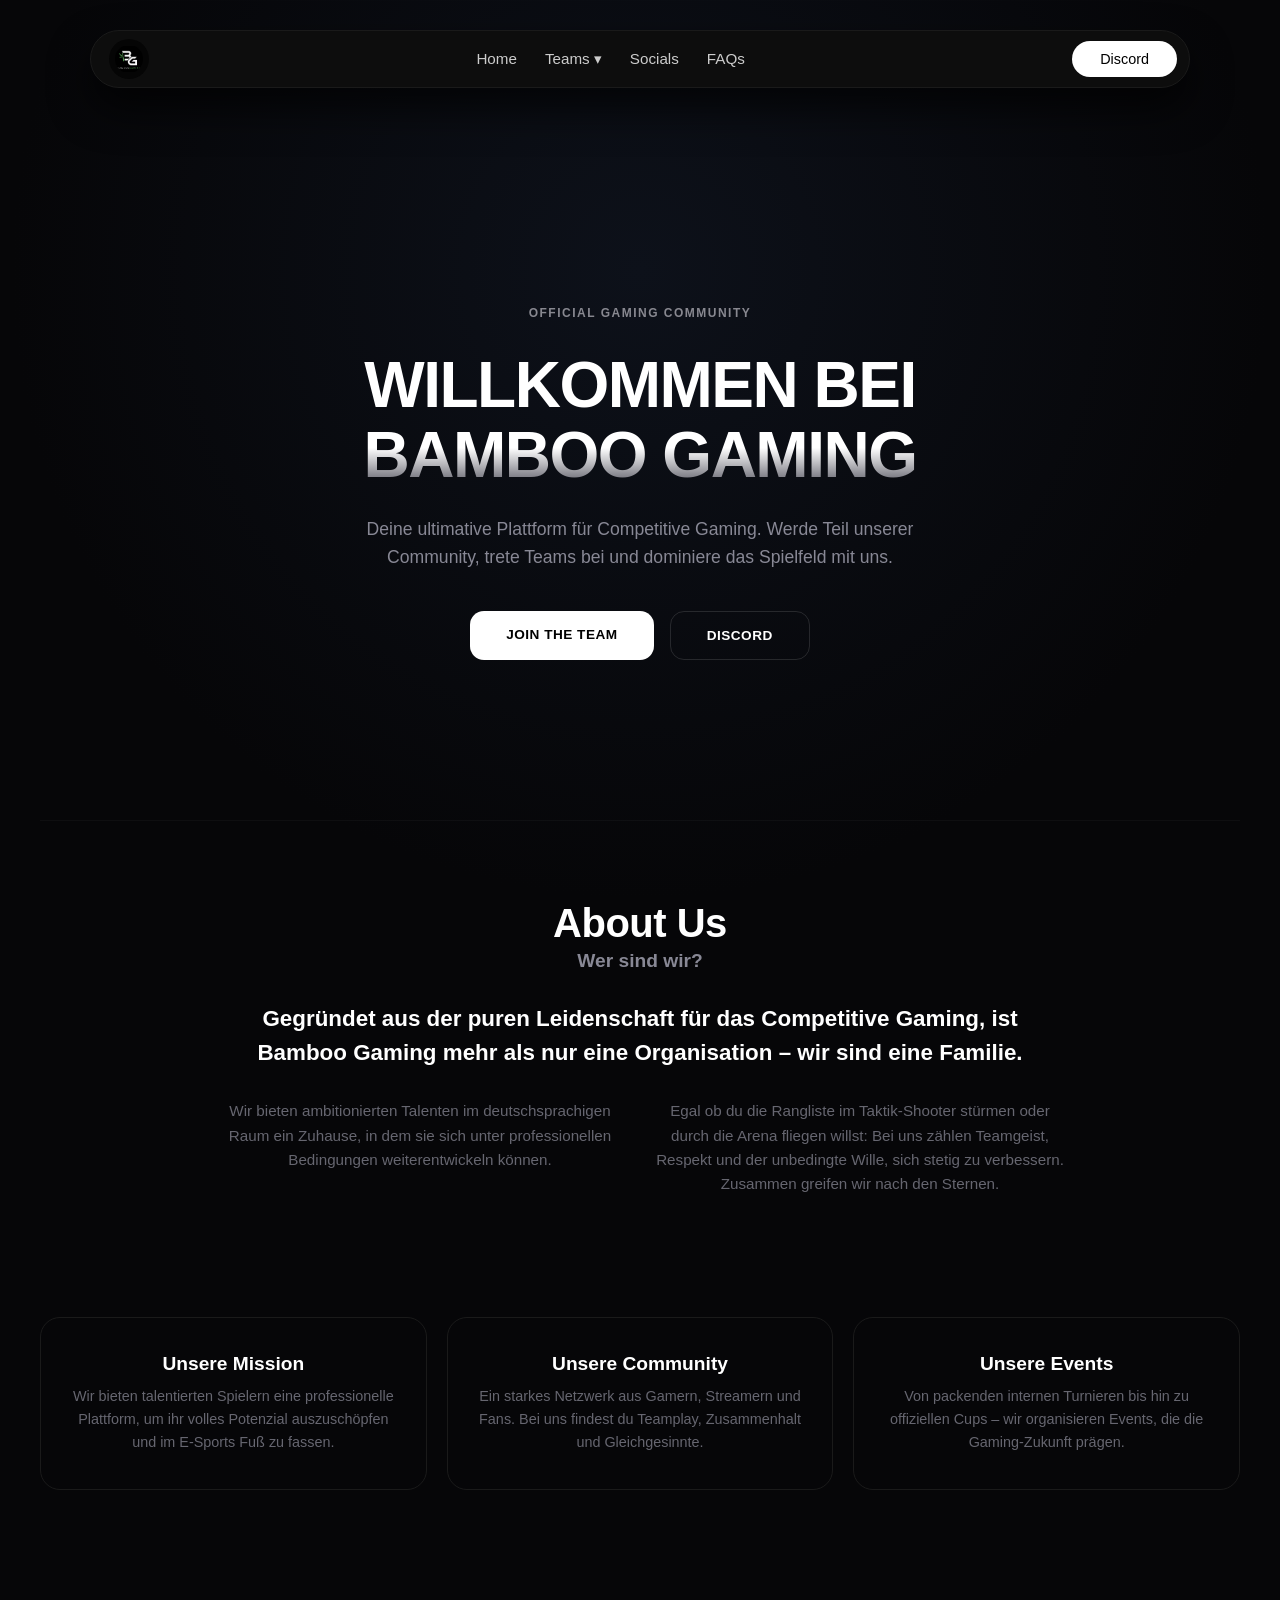
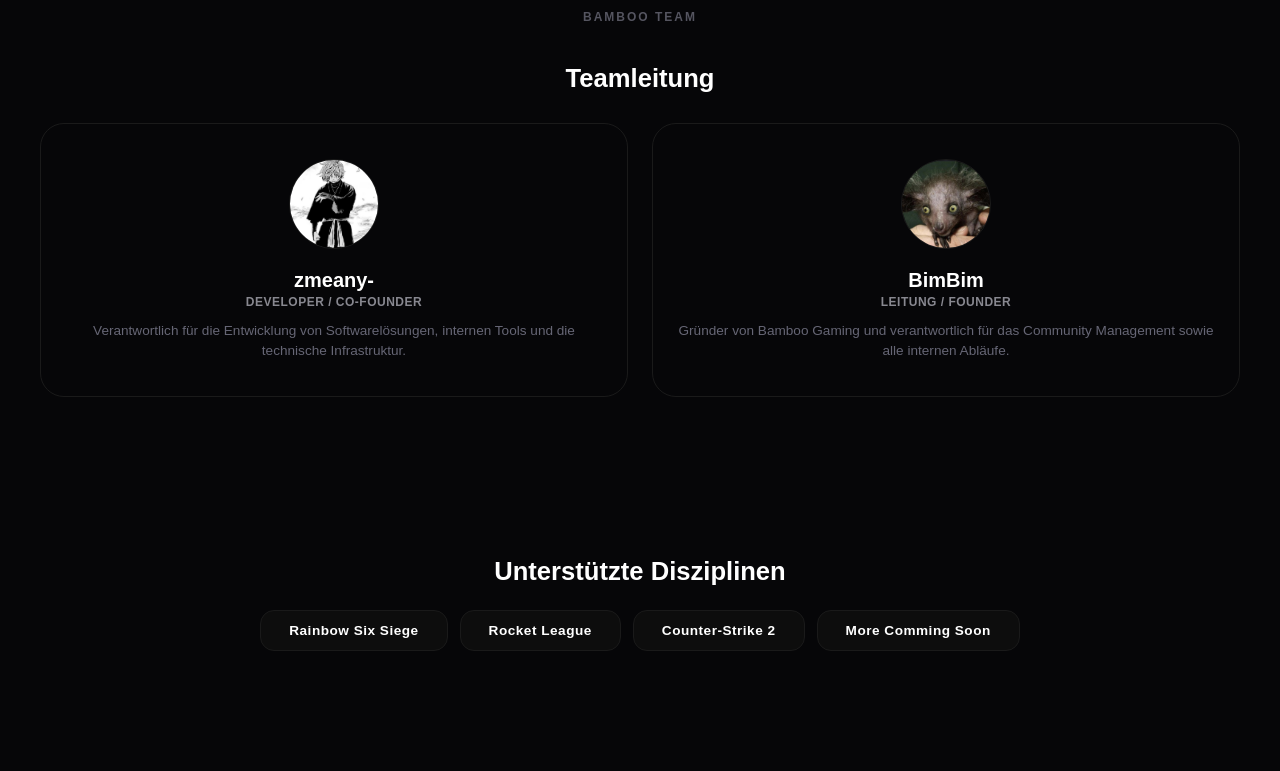
<file: index.html>
<!DOCTYPE html>
<html lang="de">

<head>
    <meta charset="UTF-8">
    <meta name="viewport" content="width=device-width, initial-scale=1.0">
    <title>Bamboo Gaming</title>
    <link rel="stylesheet" href="css/style.css"> <!-- MAIN CSS -->
    <link rel="stylesheet" href="css/home.css">
    <link rel="icon" href="/assets/BambusGamingTransparent.png" type="image/png">
    <link rel="icon" href="/assets/BambusGamingTransparent.ico" type="image/png">
</head>

<body>


    <nav class="navbar">

        <a href="index.html" class="nav-logo">
            <img src="/assets/logo.png" alt="Bamboo Gaming Logo">
        </a>

        <ul class="nav-menu">
            <li class="nav-item">
                <a href="/index.html" class="nav-link">Home</a>
            </li>


            <li class="nav-item">
                <span class="nav-link">Teams ▾</span>
                <ul class="dropdown-menu">
                    <li class="dropdown-item"><a href="/MainTeams.html">Team Übersicht</a></li>
                    <li class="dropdown-item"><a href="/Buildyourteam.html">Baue dein Team</a></li>
                </ul>
            </li>

            <li class="nav-item">
                <a href="/socials.html" class="nav-link">Socials</a>
            </li>

            <li class="nav-item">
                <a href="faqs.html" class="nav-link">FAQs</a>
            </li>
        </ul>


        <div class="nav-actions">
            <a href="https://discord.gg/e9wSCYQ3ka" target="_blank" class="nav-btn-discord">Discord</a>
        </div>

    </nav>




    <main class="main-content">


        <header class="hero-section">
            <span class="hero-badge">Official Gaming Community</span>
            <h1 class="hero-title">WILLKOMMEN BEI <br><span class="highlight">BAMBOO GAMING</span></h1>
            <p class="hero-subtitle">Deine ultimative Plattform für Competitive Gaming. Werde Teil unserer Community,
                trete Teams bei und dominiere das Spielfeld mit uns.</p>

            <div class="hero-cta-group">
                <a href="MainTeams.html" class="btn-primary">JOIN THE TEAM</a>
                <a href="https://discord.gg/e9wSCYQ3ka" target="_blank" class="btn-secondary">DISCORD</a>
            </div>
        </header>


        <section class="about-section">
            <div class="about-header">
                <h2>About Us</h2>
                <h3 class="about-subheading">Wer sind wir?</h3>
            </div>

            <div class="about-body">
                <p class="accent-text">
                    Gegründet aus der puren Leidenschaft für das Competitive Gaming, ist Bamboo Gaming mehr als nur
                    eine Organisation – wir sind eine Familie.
                </p>
                <div class="secondary-text">
                    <p>
                        Wir bieten ambitionierten Talenten im deutschsprachigen Raum ein Zuhause, in dem sie sich unter
                        professionellen Bedingungen weiterentwickeln können.
                    </p>
                    <p>
                        Egal ob du die Rangliste im Taktik-Shooter stürmen oder durch die Arena fliegen willst: Bei uns
                        zählen Teamgeist, Respekt und der unbedingte Wille, sich stetig zu verbessern. Zusammen greifen
                        wir nach den Sternen.
                    </p>
                </div>
            </div>
        </section>


        <section class="cards-section">
            <div class="cards-grid">
                <div class="info-card">
                    <h3>Unsere Mission</h3>
                    <p>Wir bieten talentierten Spielern eine professionelle Plattform, um ihr volles Potenzial
                        auszuschöpfen und im E-Sports Fuß zu fassen.</p>
                </div>
                <div class="info-card">
                    <h3>Unsere Community</h3>
                    <p>Ein starkes Netzwerk aus Gamern, Streamern und Fans. Bei uns findest du Teamplay, Zusammenhalt
                        und Gleichgesinnte.</p>
                </div>
                <div class="info-card">
                    <h3>Unsere Events</h3>
                    <p>Von packenden internen Turnieren bis hin zu offiziellen Cups – wir organisieren Events, die die
                        Gaming-Zukunft prägen.</p>
                </div>
            </div>
        </section>


        <section class="management-section">
            <span class="section-badge" style="text-align: center; display: block;">BAMBOO TEAM</span>
            <h2 class="section-heading-small">Teamleitung</h2>

            <div class="management-grid">

                <div class="member-card">
                    <div class="member-avatar-wrapper">
                        <img src="assets/TEAMLOGOS/dev1.png" alt="Suxxah" class="member-avatar">
                    </div>
                    <h3 class="member-name">zmeany-</h3>
                    <span class="member-role">Developer / Co-Founder</span>
                    <p class="member-bio">Verantwortlich für die Entwicklung von Softwarelösungen, internen Tools und
                        die technische Infrastruktur.</p>
                </div>

                <div class="member-card">
                    <div class="member-avatar-wrapper">
                        <img src="assets/TEAMLOGOS/Leader3.png" alt="BimBim" class="member-avatar">
                    </div>
                    <h3 class="member-name">BimBim</h3>
                    <span class="member-role">Leitung / Founder</span>
                    <p class="member-bio">Gründer von Bamboo Gaming und verantwortlich für das Community Management
                        sowie alle internen Abläufe.</p>
                </div>
            </div>
        </section>

        <!--
        <section class="management-section">
            <h2 class="section-heading-small">Developer</h2>
            <div class="management-grid dev-single-center">
                <div class="member-card">
                    <div class="member-avatar-wrapper">
                        <img src="assets/TEAMLOGOS/Dev1.png" alt="zmeany-" class="member-avatar">
                    </div>
                    <h3 class="member-name">zmeany-</h3>
                    <span class="member-role">Developer</span>
                    <p class="member-bio">Verantwortlich für die Entwicklung von Softwarelösungen, internen Tools und
                        die technische Infrastruktur.</p>
                </div>
            </div>
        </section>
        -->

        <section class="games-section-compact">
            <h2 class="section-heading-small">Unterstützte Disziplinen</h2>
            <div class="games-badge-container">
                <div class="game-mini-badge">Rainbow Six Siege</div>
                <div class="game-mini-badge">Rocket League</div>
                <div class="game-mini-badge">Counter-Strike 2</div>
                <div class="game-mini-badge">More Comming Soon</div>
            </div>
        </section>

    </main>



</body>

</html>
</file>
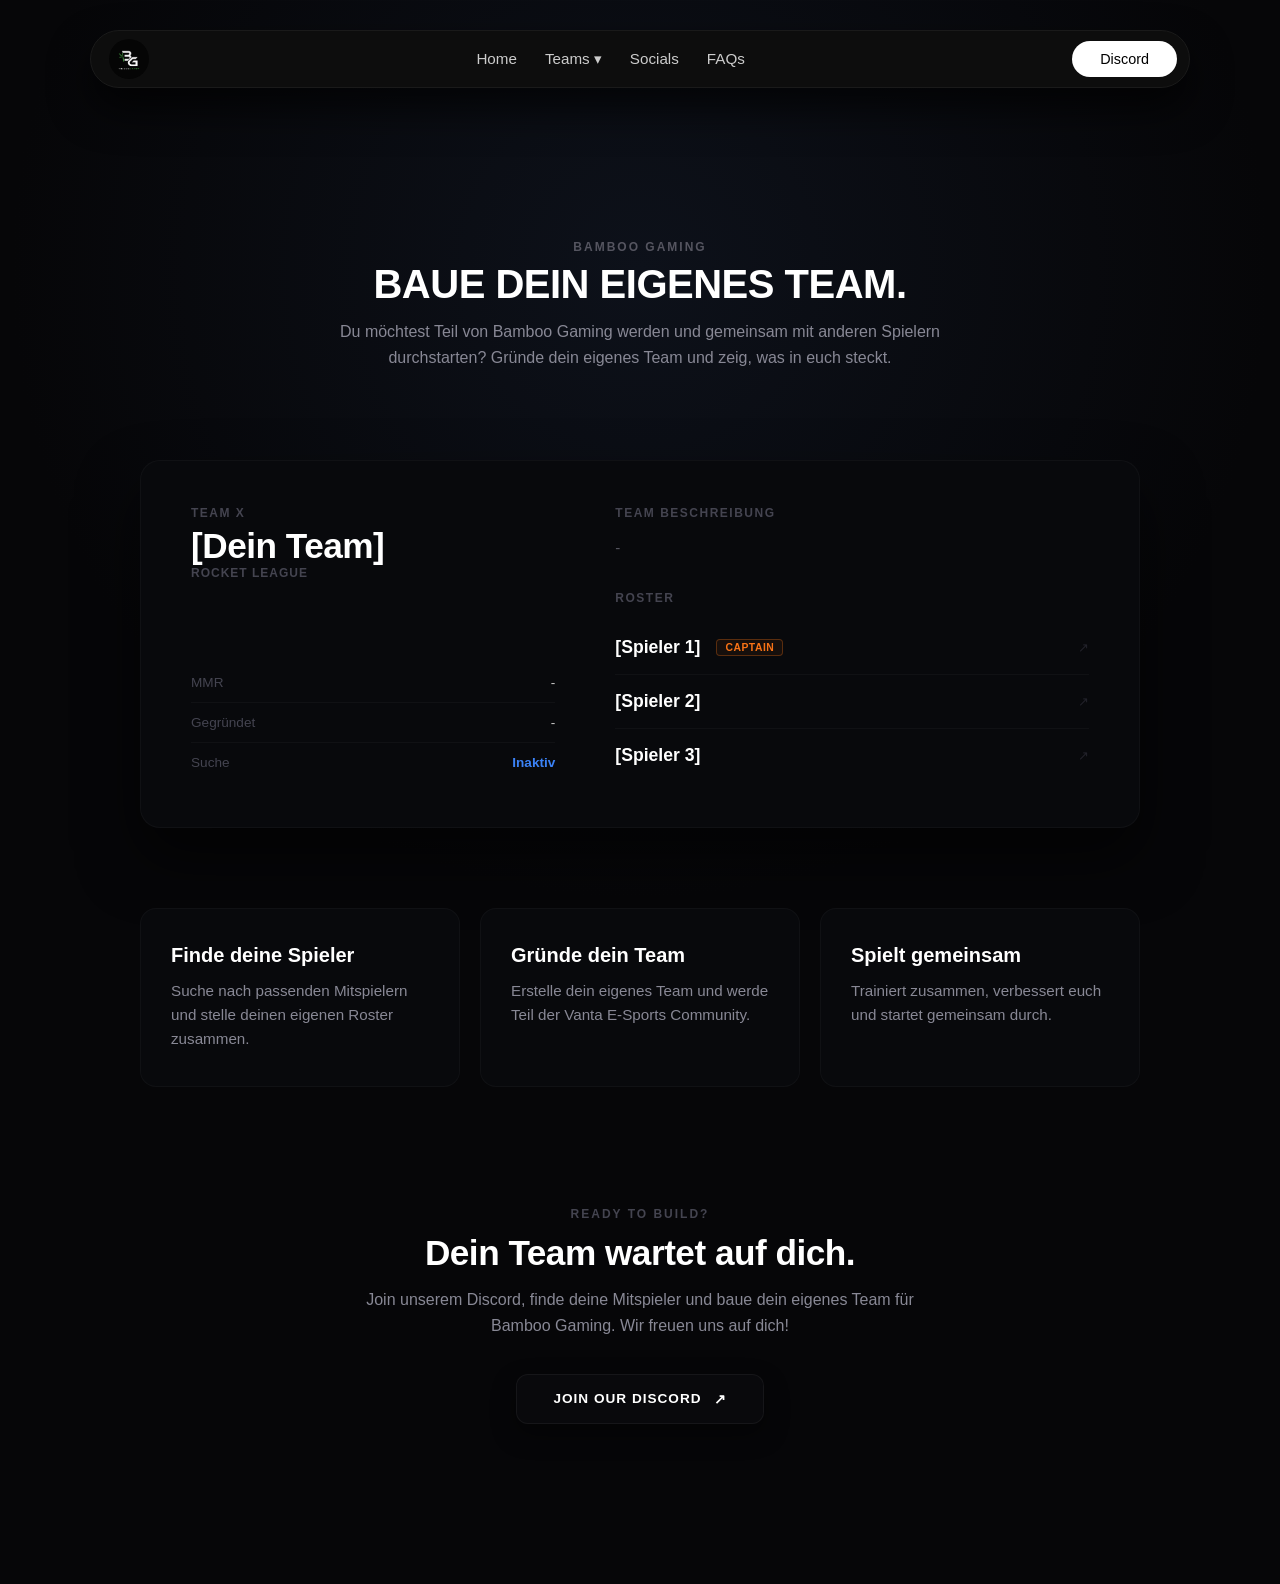
<file: Buildyourteam.html>
<!DOCTYPE html>
<html lang="de">
<head>
    <meta charset="UTF-8">
    <meta name="viewport" content="width=device-width, initial-scale=1.0">
    <title>Bamboo Gaming - Build Your Team</title>

    <!-- Hier laden wir deine globale Basis und das neue Seiten-Design -->
    <link rel="stylesheet" href="./css/main.css"> 
    <link rel="stylesheet" href="./css/buildteam.css">
    <link rel="icon" href="/assets/BambusGamingTransparent.png" type="image/png">
    <link rel="icon" href="/assets/BambusGamingTransparent.ico" type="image/png"> 
</head>
<body>

    <!-- NAVBAR (Identisch mit allen anderen Seiten) -->
    <nav class="navbar">

        <a href="/index.html" class="nav-logo">
            <img src="/assets/BambusGamingTransparent.png" alt="Bamboo Gaming Logo">
        </a>

        <ul class="nav-menu">
            <li class="nav-item">
                <a href="/index.html" class="nav-link">Home</a>
            </li>


            <li class="nav-item">
                <span class="nav-link">Teams ▾</span>
                <ul class="dropdown-menu">
                    <li class="dropdown-item"><a href="/MainTeams.html">Team Übersicht</a></li>
                    <li class="dropdown-item"><a href="/Buildyourteam.html">Baue dein Team</a></li>
                </ul>
            </li>

            <li class="nav-item">
                <a href="/socials.html" class="nav-link">Socials</a>
            </li>

            <li class="nav-item">
                <a href="faqs.html" class="nav-link">FAQs</a>
            </li>
        </ul>


        <div class="nav-actions">
            <a href="https://discord.gg/e9wSCYQ3ka" target="_blank" class="nav-btn-discord">Discord</a>
        </div>

    </nav>

    <!-- INHALT DER SEITE -->
    <main class="main-content">
        
        <!-- Kopfbereich -->
        <header class="page-header">
            <span class="section-badge">BAMBOO GAMING</span>
            <h1>BAUE DEIN EIGENES TEAM.</h1>
            <p class="page-subtitle">Du möchtest Teil von Bamboo Gaming werden und gemeinsam mit anderen Spielern durchstarten? Gründe dein eigenes Team und zeig, was in euch steckt.</p>
        </header>

        <!-- DASHBOARD FORSCHAU (Aus dem Bild) -->
        <section class="team-dashboard-card">
            <!-- Linke Spalte -->
            <div class="dashboard-left">
                <span class="team-badge-top">TEAM X</span>
                <h2 class="team-main-title">[Dein Team]</h2>
                <span class="game-subtitle">ROCKET LEAGUE</span>
                
                <div class="team-stats-box">
                    <div class="stat-row">
                        <span class="stat-label">MMR</span>
                        <span class="stat-value">-</span>
                    </div>
                    <div class="stat-row">
                        <span class="stat-label">Gegründet</span>
                        <span class="stat-value">-</span>
                    </div>
                    <div class="stat-row">
                        <span class="stat-label">Suche</span>
                        <span class="stat-value highlight-blue">Inaktiv</span>
                    </div>
                </div>
            </div>

            <!-- Rechte Spalte -->
            <div class="dashboard-right">
                <span class="section-title-small">TEAM BESCHREIBUNG</span>
                <p class="team-desc-text">-</p>
                
                <span class="section-title-small" style="margin-top: 30px;">ROSTER</span>
                <div class="roster-list-box">
                    <div class="roster-player-row">
                        <div class="player-meta-left">
                            <span class="player-name-text">[Spieler 1]</span>
                            <span class="player-role-badge">CAPTAIN</span>
                        </div>
                        <span class="row-arrow">↗</span>
                    </div>
                    <div class="roster-player-row">
                        <div class="player-meta-left">
                            <span class="player-name-text">[Spieler 2]</span>
                        </div>
                        <span class="row-arrow">↗</span>
                    </div>
                    <div class="roster-player-row">
                        <div class="player-meta-left">
                            <span class="player-name-text">[Spieler 3]</span>
                        </div>
                        <span class="row-arrow">↗</span>
                    </div>
                </div>
            </div>
        </section>

        <!-- DIE 3 INFO KARTEN IN DER MITTE -->
        <section class="info-cards-grid">
            <div class="info-card">
                <h3>Finde deine Spieler</h3>
                <p>Suche nach passenden Mitspielern und stelle deinen eigenen Roster zusammen.</p>
            </div>
            <div class="info-card">
                <h3>Gründe dein Team</h3>
                <p>Erstelle dein eigenes Team und werde Teil der Vanta E-Sports Community.</p>
            </div>
            <div class="info-card">
                <h3>Spielt gemeinsam</h3>
                <p>Trainiert zusammen, verbessert euch und startet gemeinsam durch.</p>
            </div>
        </section>

        <!-- CALL TO ACTION (CTA) UNTEN -->
        <section class="cta-section">
            <span class="cta-badge">READY TO BUILD?</span>
            <h2>Dein Team wartet auf dich.</h2>
            <p>Join unserem Discord, finde deine Mitspieler und baue dein eigenes Team für Bamboo Gaming. Wir freuen uns auf dich!</p>
            <a href="https://discord.gg/e9wSCYQ3ka" target="_blank" class="btn-discord-large">
                JOIN OUR DISCORD <span class="btn-arrow">↗</span>
            </a>
        </section>

    </main>

</body>
</html>
</file>
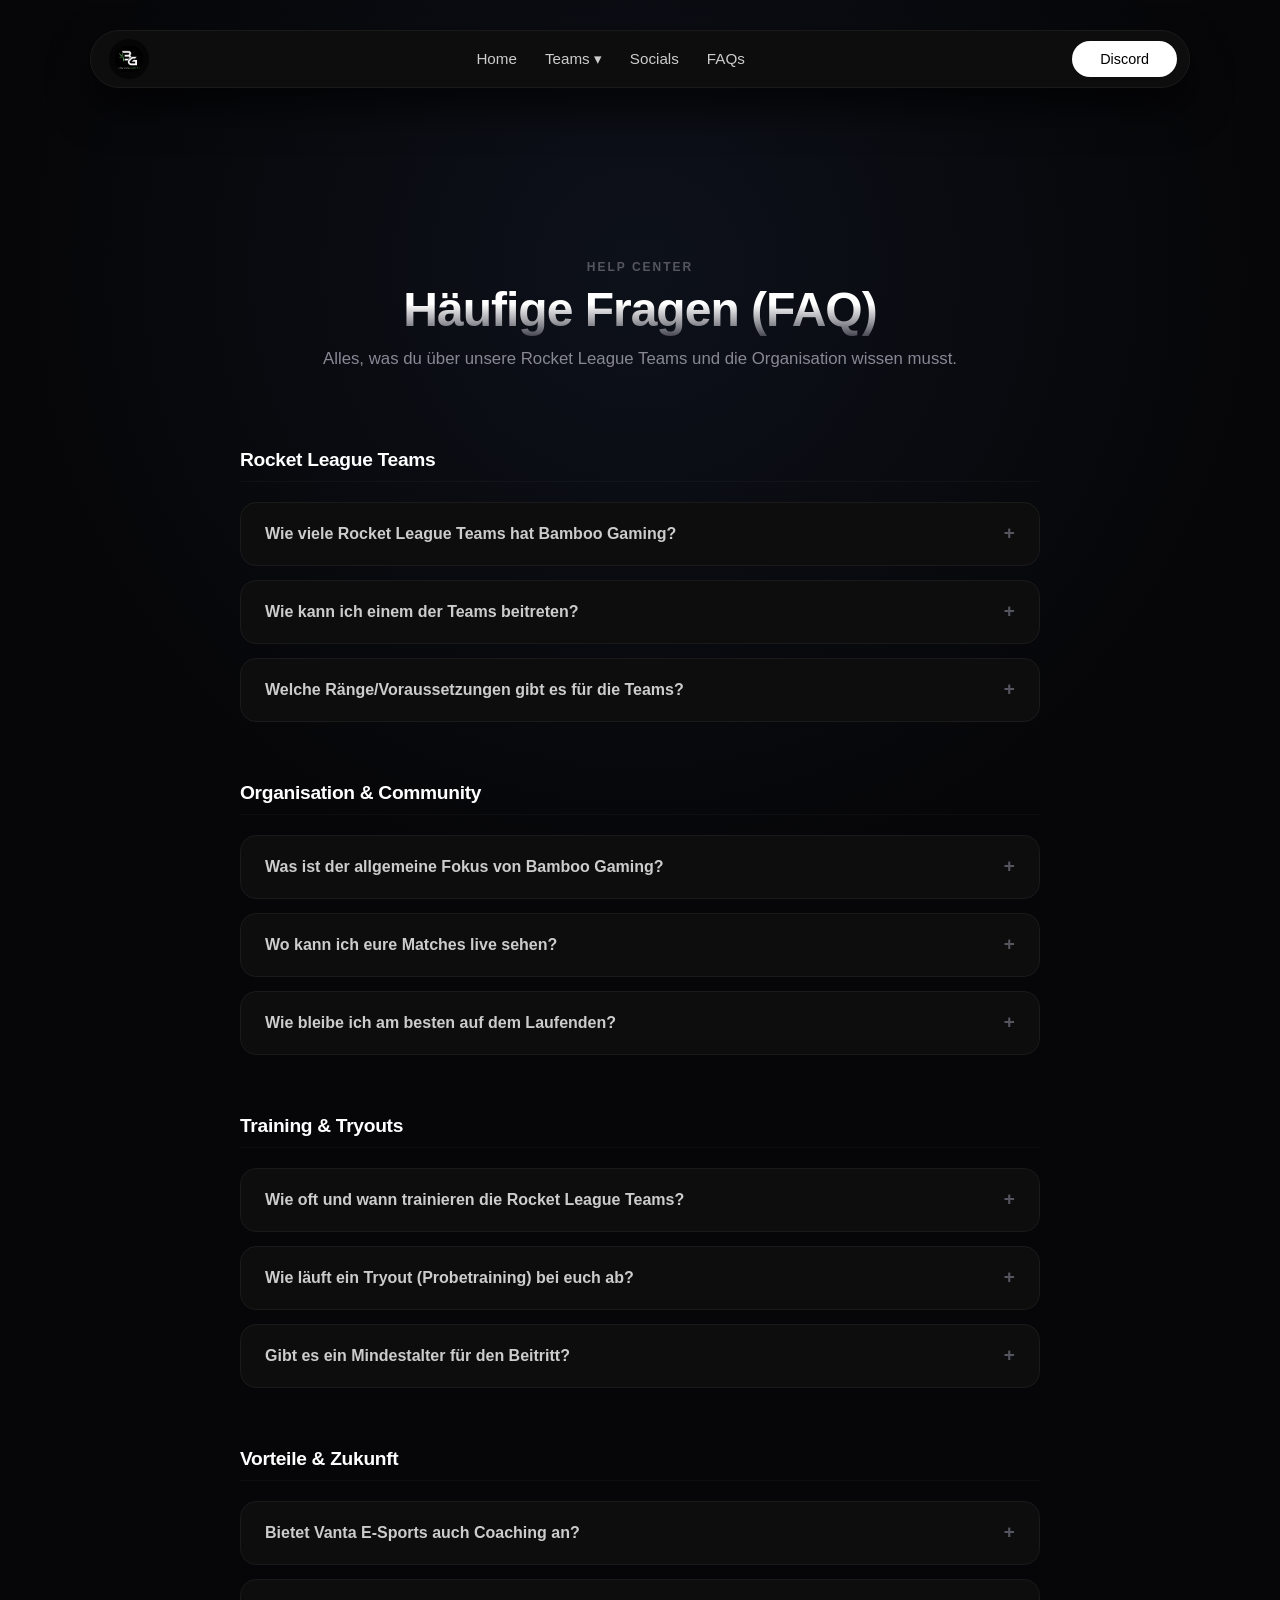
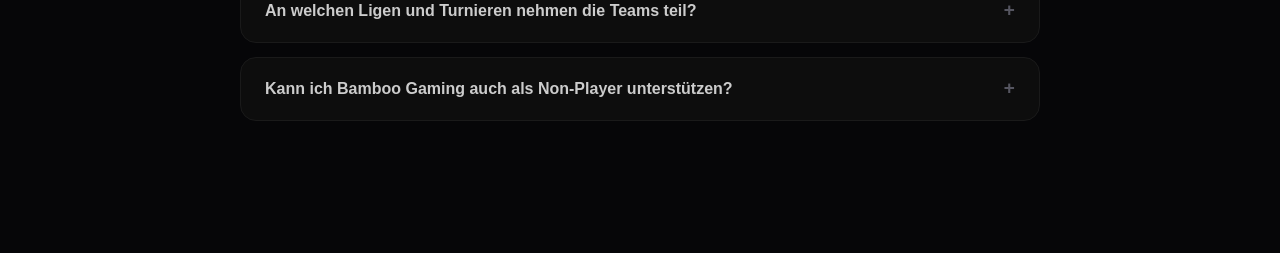
<file: faqs.html>
<!DOCTYPE html>
<html lang="de">

<head>
    <meta charset="UTF-8">
    <meta name="viewport" content="width=device-width, initial-scale=1.0">
    <title>Bamboo Gaming - FAQ</title>
    <link rel="icon" href="/assets/BambusGamingTransparent.png" type="image/png">
    <link rel="icon" href="/assets/BambusGamingTransparent.ico" type="image/png">

    <!-- HIER DIE AUSGELAGERTEN DATEIEN LADEN -->
    <link rel="stylesheet" href="/css/main.css"> <!-- Navbar & Hintergrund & Font -->
    <link rel="stylesheet" href="/css/faq.css"> <!-- Nur für das FAQ-Design -->
</head>

<body>

    <!-- NAVBAR (Identisch mit deiner Startseite) -->
    <nav class="navbar">

        <a href="/index.html" class="nav-logo">
            <img src="/assets/logo.png" alt="Vanta Logo">
        </a>

        <ul class="nav-menu">
            <li class="nav-item">
                <a href="/index.html" class="nav-link">Home</a>
            </li>


            <li class="nav-item">
                <span class="nav-link">Teams ▾</span>
                <ul class="dropdown-menu">
                    <li class="dropdown-item"><a href="/MainTeams.html">Team Übersicht</a></li>
                    <li class="dropdown-item"><a href="/Buildyourteam.html">Baue dein Team</a></li>
                </ul>
            </li>

            <li class="nav-item">
                <a href="/socials.html" class="nav-link">Socials</a>
            </li>

            <li class="nav-item">
                <a href="faqs.html" class="nav-link">FAQs</a>
            </li>
        </ul>


        <div class="nav-actions">
            <a href="https://discord.gg/e9wSCYQ3ka" target="_blank" class="nav-btn-discord">Discord</a>
        </div>

    </nav>

    <!-- INHALT DER FAQ-SEITE -->
    <main class="main-content">

        <header class="faq-header">
            <span class="section-badge">Help Center</span>
            <h1>Häufige Fragen (FAQ)</h1>
            <p class="faq-subtitle">Alles, was du über unsere Rocket League Teams und die Organisation wissen musst.</p>
        </header>

        <!-- KATEGORIE 1 -->
        <section class="faq-category">
            <h2>Rocket League Teams</h2>

            <details class="faq-item">
                <summary>Wie viele Rocket League Teams hat Bamboo Gaming?</summary>
                <div class="answer">
                    <p>Wir führen aktuell vier Teams: vom offiziellen Main Team (Fokus auf Top-Turniere und taktische
                        Weiterentwicklung) über unsere Academy-Teams bis hin zu Teams für den gemeinsamen Aufbau und
                        Liga-Spaß.</p>
                </div>
            </details>

            <details class="faq-item">
                <summary>Wie kann ich einem der Teams beitreten?</summary>
                <div class="answer">
                    <p>Bewerbungen laufen unkompliziert über unseren Discord-Server. Komm einfach in die entsprechenden
                        Support- oder Scouting-Kanäle. Wir suchen regelmäßig Spieler, die sowohl spielerisch als auch
                        menschlich zu uns passen.</p>
                </div>
            </details>

            <details class="faq-item">
                <summary>Welche Ränge/Voraussetzungen gibt es für die Teams?</summary>
                <div class="answer">
                    <p>Das ist je nach Team unterschiedlich. Während das Main Team im absoluten High-GC/SSL-Bereich
                        spielt, bieten unsere weiteren Teams (Team 2 bis 4) auch Spielern in niedrigeren Rängen eine
                        Plattform für Training, Teamplay und Liga-Spiele.</p>
                </div>
            </details>
        </section>

        <!-- KATEGORIE 2 -->
        <section class="faq-category">
            <h2>Organisation & Community</h2>

            <details class="faq-item">
                <summary>Was ist der allgemeine Fokus von Bamboo Gaming?</summary>
                <div class="answer">
                    <p>Unser Fokus liegt auf der Förderung von Spielern, der taktischen Weiterentwicklung durch
                        strukturiertes Training, dem organisierten Ligabetrieb und dem Aufbau einer starken,
                        unterstützenden Gaming-Community.</p>
                </div>
            </details>

            <details class="faq-item">
                <summary>Wo kann ich eure Matches live sehen?</summary>
                <div class="answer">
                    <p>Wichtige Turnier- und Ligaspiele unserer Teams werden regelmäßig auf unserem offiziellen
                        Twitch-Kanal gecastet und live gestreamt. Die Termine kündigen wir immer vorab an.</p>
                </div>
            </details>

            <details class="faq-item">
                <summary>Wie bleibe ich am besten auf dem Laufenden?</summary>
                <div class="answer">
                    <p>Folge uns am besten auf unseren Social-Media-Kanälen und tritt unbedingt unserem Discord-Server
                        bei. Dort verpasst du keine Ankündigungen, Events oder kurzfristigen News.</p>
                </div>
            </details>
        </section>

        <!-- KATEGORIE 3 -->
        <section class="faq-category">
            <h2>Training & Tryouts</h2>

            <details class="faq-item">
                <summary>Wie oft und wann trainieren die Rocket League Teams?</summary>
                <div class="answer">
                    <p>Unsere Teams trainieren in der Regel 2- bis 3-mal pro Woche am Abend. Die genauen Tage und
                        Uhrzeiten werden individuell im Team abgestimmt, um Arbeit, Schule oder Studium optimal zu
                        berücksichtigen.</p>
                </div>
            </details>

            <details class="faq-item">
                <summary>Wie läuft ein Tryout (Probetraining) bei euch ab?</summary>
                <div class="answer">
                    <p>Nach deiner Bewerbung laden wir dich zu 1-2 Test-Sessions ein. Dabei spielen wir ein paar Matches
                        (Scrims oder Ranked) zusammen. Uns ist wichtig zu sehen, wie du kommunizierst, dich taktisch
                        verhältst und ob du menschlich ins Team passt.</p>
                </div>
            </details>

            <details class="faq-item">
                <summary>Gibt es ein Mindestalter für den Beitritt?</summary>
                <div class="answer">
                    <p>Grundsätzlich musst du mindestens 16 Jahre alt sein, um an offiziellen Ligen (wie z. B. der Nitro
                        League) teilzunehmen. In Ausnahmefällen und mit Einverständnis der Eltern machen wir für unsere
                        Academy-Teams aber auch Ausnahmen ab 14 Jahren.</p>
                </div>
            </details>
        </section>

        <!-- KATEGORIE 4 -->
        <section class="faq-category">
            <h2>Vorteile & Zukunft</h2>

            <details class="faq-item">
                <summary>Bietet Vanta E-Sports auch Coaching an?</summary>
                <div class="answer">
                    <p>Ja! Wir legen großen Wert auf Weiterentwicklung. Unsere Teams nutzen Replay-Analysen, um
                        taktische Fehler zu besprechen. Höherklassige Spieler und Kapitäne unterstützen zudem die
                        Academy- und Community-Teams beim Training.</p>
                </div>
            </details>

            <details class="faq-item">
                <summary>An welchen Ligen und Turnieren nehmen die Teams teil?</summary>
                <div class="answer">
                    <p>Unsere Teams sind hauptsächlich in der Prime Series aktiv, aufgeteilt in verschiedene Divisionen
                        je nach Skill-Level. Zudem veranstalten und spielen wir regelmäßige interne Turniere sowie
                        exklusive Community-Events.</p>
                </div>
            </details>

            <details class="faq-item">
                <summary>Kann ich Bamboo Gaming auch als Non-Player unterstützen?</summary>
                <div class="answer">
                    <p>Absolut! Eine E-Sports-Organisation lebt von Helfern im Hintergrund. Wir suchen immer Verstärkung
                        in den Bereichen Social Media, Design, Moderation, Coaching, Team-Management oder als Caster für
                        unsere Twitch-Streams.</p>
                </div>
            </details>
        </section>

    </main>

</body>

</html>
</file>
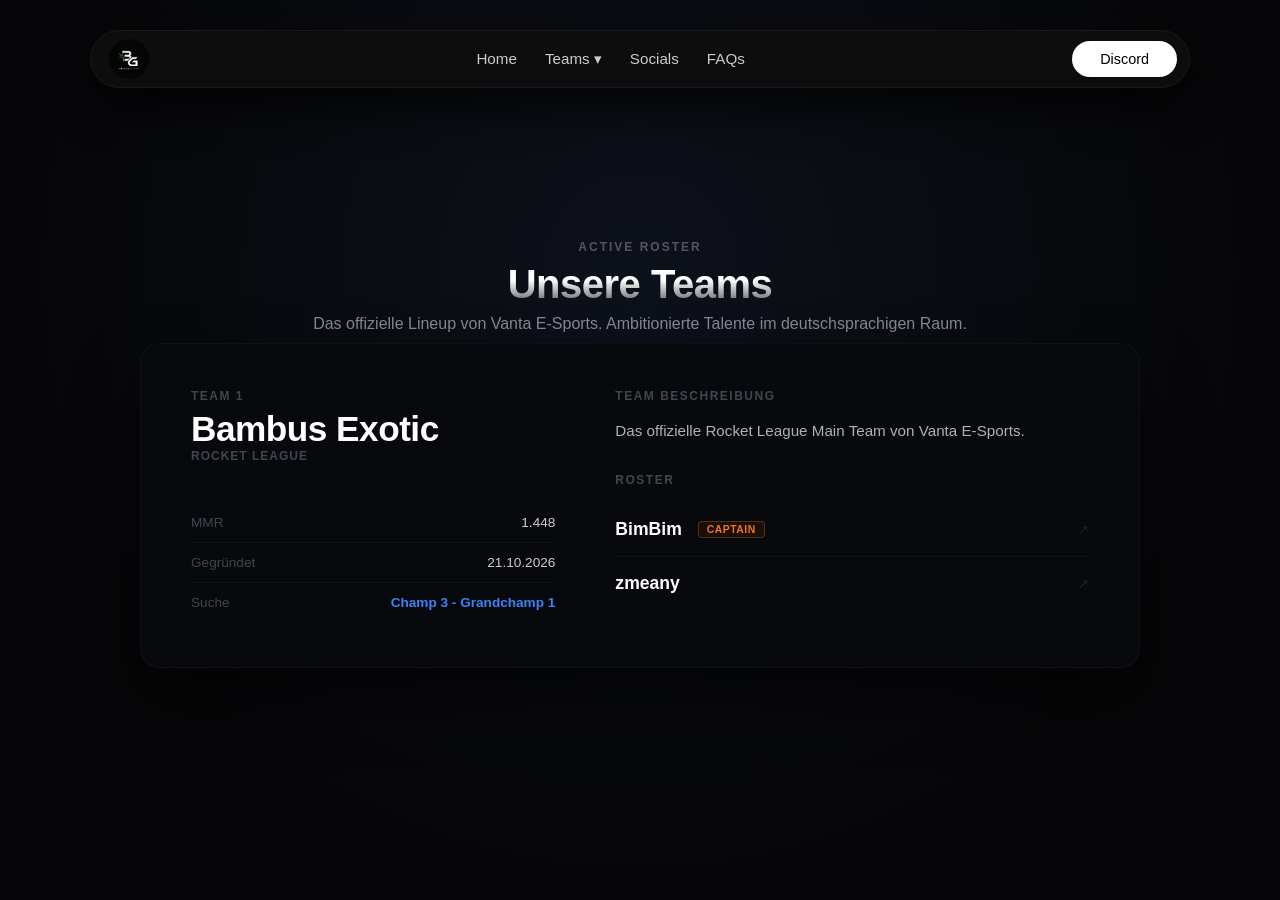
<file: MainTeams.html>
<!DOCTYPE html>
<html lang="de">
<head>
    <meta charset="UTF-8">
    <meta name="viewport" content="width=device-width, initial-scale=1.0">
    <title>Bamboo Gaming - Main Teams</title>
    <link rel="icon" href="/assets/BambusGamingTransparent.png" type="image/png">
    <link rel="icon" href="/assets/BambusGamingTransparent.ico" type="image/png">

    <link rel="stylesheet" href="./css/main.css"> 
    <link rel="stylesheet" href="./css/teams.css"> 
</head>
<body>

    <!-- NAVBAR (Identisch) -->
    <nav class="navbar">

        <a href="/index.html" class="nav-logo">
            <img src="/assets/BambusGamingTransparent.png" alt="Bamboo Gaming Logo">
        </a>

        <ul class="nav-menu">
            <li class="nav-item">
                <a href="/index.html" class="nav-link">Home</a>
            </li>


            <li class="nav-item">
                <span class="nav-link">Teams ▾</span>
                <ul class="dropdown-menu">
                    <li class="dropdown-item"><a href="/MainTeams.html">Team Übersicht</a></li>
                    <li class="dropdown-item"><a href="/Buildyourteam.html">Baue dein Team</a></li>
                </ul>
            </li>

            <li class="nav-item">
                <a href="/socials.html" class="nav-link">Socials</a>
            </li>

            <li class="nav-item">
                <a href="faqs.html" class="nav-link">FAQs</a>
            </li>
        </ul>


        <div class="nav-actions">
            <a href="https://discord.gg/e9wSCYQ3ka" target="_blank" class="nav-btn-discord">Discord</a>
        </div>

    </nav>

    <!-- INHALT DER TEAMS-SEITE -->
    <main class="main-content">
        
        <header class="teams-header">
            <span class="section-badge">Active Roster</span>
            <h1>Unsere Teams</h1>
            <p class="teams-subtitle">Das offizielle Lineup von Vanta E-Sports. Ambitionierte Talente im deutschsprachigen Raum.</p>
        </header>

        <!-- HIER BAUT JAVASCRIPT DIE TEAMS AUTOMATISCH REIN -->
        <div id="dynamic-roster-container"></div>

    </main>

    <!-- DATEN-SKRIPT LADEN -->
    <script src="./js/teams-data.js"></script>
</body>
</html>
</file>
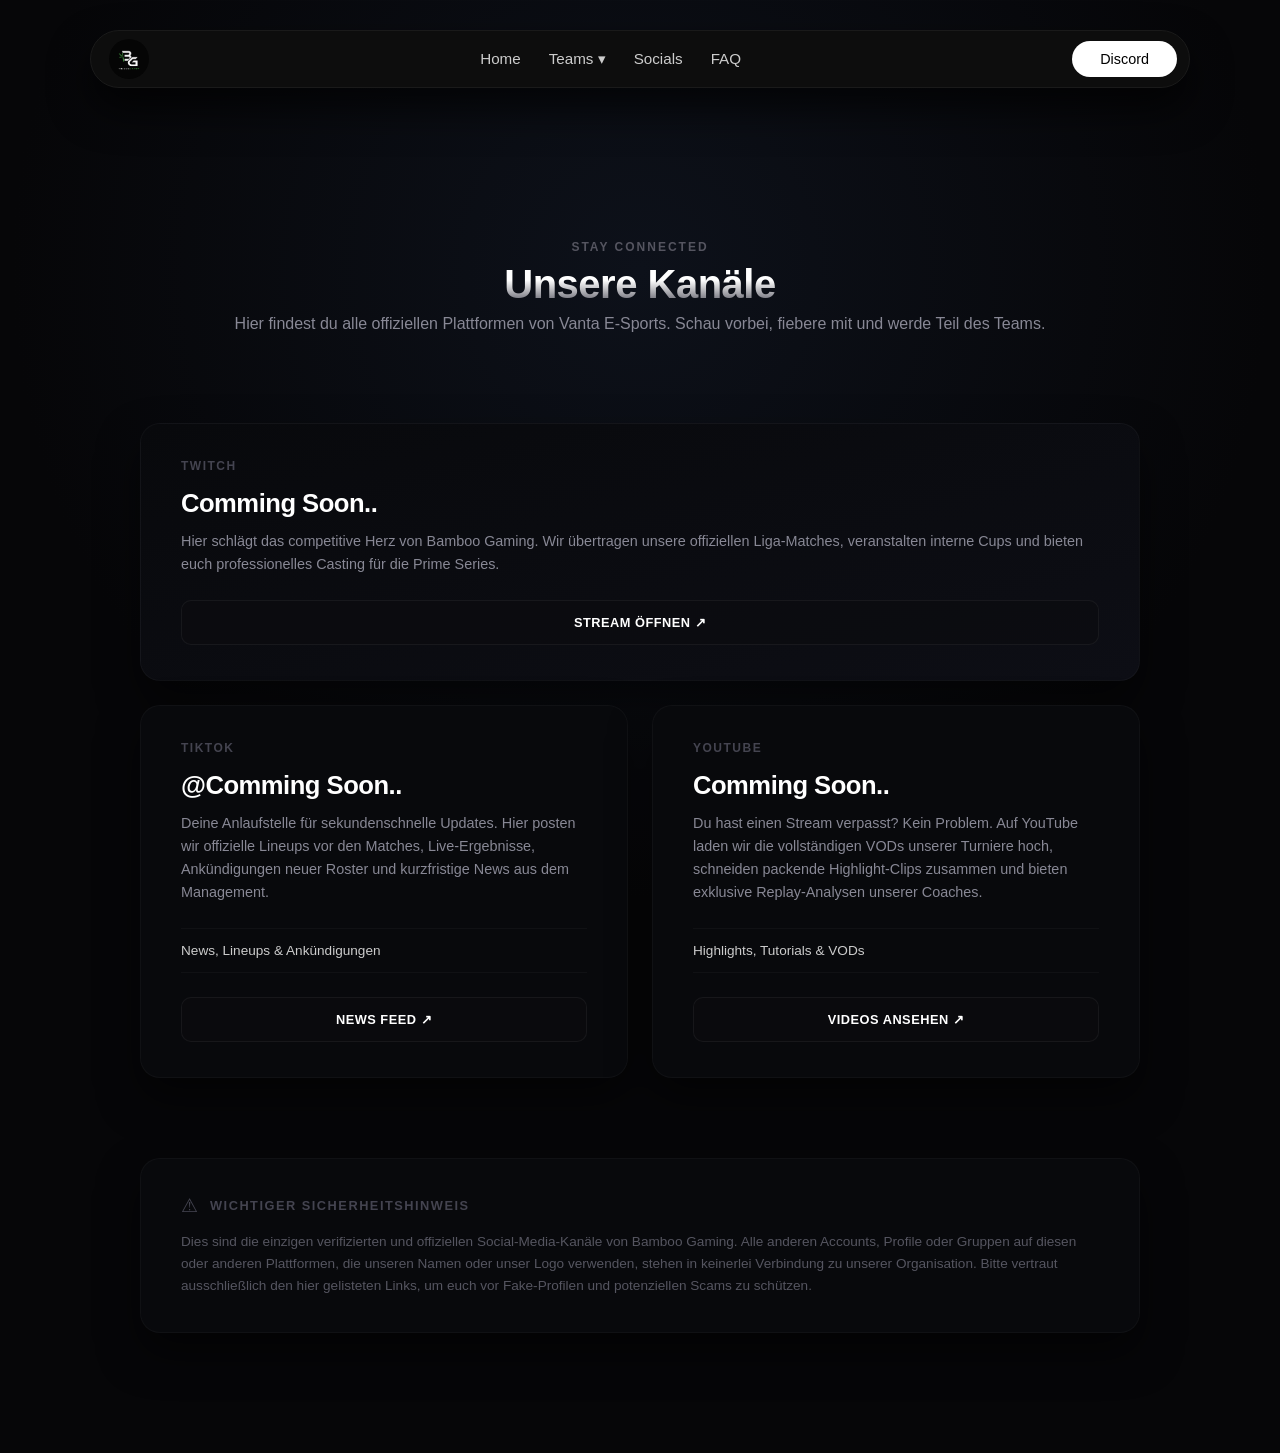
<file: socials.html>
<!DOCTYPE html>
<html lang="de">
<head>
    <meta charset="UTF-8">
    <meta name="viewport" content="width=device-width, initial-scale=1.0">
    <title>Bamboo Gaming - Socials</title>
    <link rel="icon" href="/assets/BambusGamingTransparent.png" type="image/png">
    <link rel="icon" href="/assets/BambusGamingTransparent.ico" type="image/png">

    <!-- Globale Basis und das neue Socials-Design -->
    <link rel="stylesheet" href="/css/main.css"> 
    <link rel="stylesheet" href="/css/socials.css"> 
</head>
<body>

    <!-- NAVBAR (Identisch mit allen Seiten) -->
    <nav class="navbar">
        <div class="nav-left">
            <a href="index.html" class="nav-logo">
                <img src="/assets/BambusGamingTransparent.png" alt="Bamboo Gaming Logo">
            </a>
        </div>
        
        <ul class="nav-menu">
            <li class="nav-item"><a href="index.html" class="nav-link">Home</a></li>
            <li class="nav-item">
                <span class="nav-link">Teams ▾</span>
                <ul class="dropdown-menu">
                    <li class="dropdown-item"><a href="MainTeams.html">Main Teams</a></li>
                    <li class="dropdown-item"><a href="Buildyourteam.html">Build Your Team</a></li>
                </ul>
            </li>
            <li class="nav-item"><a href="socials.html" class="nav-link">Socials</a></li>
            <li class="nav-item"><a href="faqs.html" class="nav-link">FAQ</a></li>
        </ul>

        <div class="nav-actions">
            <a href="https://discord.gg/e9wSCYQ3ka" target="_blank" class="nav-btn-discord">Discord</a>
        </div>
    </nav>

    <!-- INHALT DER SOCIALS-SEITE -->
    <main class="main-content">
        
        <!-- Kopfbereich -->
        <header class="socials-header">
            <span class="section-badge">Stay Connected</span>
            <h1>Unsere Kanäle</h1>
            <p class="socials-subtitle">Hier findest du alle offiziellen Plattformen von Vanta E-Sports. Schau vorbei, fiebere mit und werde Teil des Teams.</p>
        </header>

        <!-- 1. ABSCHNITT: DAS GROSSE DASHBOARD GRID -->
        <section class="socials-detailed-container">
            
            <!-- TWITCH (Große Fokus-Box) -->
            <div class="social-detailed-card twitch-fokus">
                <div class="card-badge-row">
                    <span class="platform-tag">TWITCH</span>
                </div>
                <h2>Comming Soon..</h2>
                <p class="platform-desc">Hier schlägt das competitive Herz von Bamboo Gaming. Wir übertragen unsere offiziellen Liga-Matches, veranstalten interne Cups und bieten euch professionelles Casting für die Prime Series.</p>
                
                
                <a href="https://twitch.tv" target="_blank" class="social-action-btn">STREAM ÖFFNEN ↗</a>
            </div>

            <!-- X / TWITTER -->
            <div class="social-detailed-card">
                <div class="card-badge-row">
                    <span class="platform-tag">TIKTOK</span>
                </div>
                <h2>@Comming Soon..</h2>
                <p class="platform-desc">Deine Anlaufstelle für sekundenschnelle Updates. Hier posten wir offizielle Lineups vor den Matches, Live-Ergebnisse, Ankündigungen neuer Roster und kurzfristige News aus dem Management.</p>
                
                <div class="additional-info-box">
                    <span class="info-value">News, Lineups & Ankündigungen</span>
                </div>
                
                <a href="https://x.com" target="_blank" class="social-action-btn">NEWS FEED ↗</a>
            </div>

            <!-- YOUTUBE -->
            <div class="social-detailed-card">
                <div class="card-badge-row">
                    <span class="platform-tag">YOUTUBE</span>
                </div>
                <h2>Comming Soon..</h2>
                <p class="platform-desc">Du hast einen Stream verpasst? Kein Problem. Auf YouTube laden wir die vollständigen VODs unserer Turniere hoch, schneiden packende Highlight-Clips zusammen und bieten exklusive Replay-Analysen unserer Coaches.</p>
                
                <div class="additional-info-box">
                    <span class="info-value">Highlights, Tutorials & VODs</span>
                </div>
                
                <a href="https://youtube.com" target="_blank" class="social-action-btn">VIDEOS ANSEHEN ↗</a>
            </div>

        </section>

        <!-- WICHTIGER HINWEIS: Schutz vor Fake-Accounts (Ganz unten) -->
        <footer class="safety-notice-box">
            <div class="notice-header">
                <span class="warning-icon">⚠</span>
                <h3>WICHTIGER SICHERHEITSHINWEIS</h3>
            </div>
            <p>Dies sind die einzigen verifizierten und offiziellen Social-Media-Kanäle von Bamboo Gaming. Alle anderen Accounts, Profile oder Gruppen auf diesen oder anderen Plattformen, die unseren Namen oder unser Logo verwenden, stehen in keinerlei Verbindung zu unserer Organisation. Bitte vertraut ausschließlich den hier gelisteten Links, um euch vor Fake-Profilen und potenziellen Scams zu schützen.</p>
        </footer>

    </main>

</body>
</html>
</file>
<file: css/style.css>
/* Globale Einstellungen */
* {
    box-sizing: border-box;
    margin: 0;
    padding: 0;
}

#space-background {
    position: fixed;
    top: 0;
    left: 0;
    width: 100vw;
    height: 100vh;
    z-index: -1;
    pointer-events: none;
    /* HIER GEÄNDERT: Ein moderner, edler Dunkelblau-Ton statt Tiefschwarz */
    background-color: #08080a; 
}


/* --- DER NEUE ULTRAMINIMALISTISCHE HINTERGRUND --- */
body {
    position: relative;
    /* Ein edles, extrem dunkles Anthrazit-Mattschwarz */
    background-color: #060608; 
    
    /* Ein ganz dezenter, rauchig-blauer Lichtschein genau in der Mitte der Seite */
    background-image: radial-gradient(circle at 50% 30%, #0d111a 0%, #060608 70%);
    background-attachment: fixed; /* Lichtschein bleibt beim Scrollen an Ort und Stelle */
    
    color: #ffffff;
    font-family: -apple-system, BlinkMacSystemFont, 'Segoe UI', Roboto, sans-serif;
    padding-top: 140px; 
    overflow-x: hidden;
    
    /* Smooth In beim Laden der Seite */
    animation: fadeInPage 1.2s ease-out forwards;
}

@keyframes fadeInPage {
    from { opacity: 0; }
    to { opacity: 1; }
}


/* Die schwebende Navbar aus deinem Beispielbild */
.navbar {
    position: fixed;
    top: 30px;
    left: 50%;
    transform: translateX(-50%);
    width: 95%;
    max-width: 1100px;
    background-color: #0d0d0d; /* Sehr dunkles Anthrazit */
    border: 1px solid #1a1a1a; /* Der feine, dezente Rand */
    padding: 8px 12px;         /* Weniger Innenabstand oben/unten für einen schlanken Look */
    border-radius: 100px;      /* Komplett rund herum abgerundet */
    display: flex;
    align-items: center;
    justify-content: space-between;
    z-index: 1000;
    box-shadow: 0 20px 40px rgba(0, 0, 0, 0.7);
}

/* Linker Bereich: Rundes Logo wie im Beispiel */
.nav-logo {
    display: flex;
    align-items: center;
    gap: 12px;
    text-decoration: none;
    color: #ffffff;
    font-weight: 600;
    font-size: 1.1rem;
    padding-left: 6px;
}

/* Macht dein weißes Logo rund mit schwarzem Icon-Effekt oder hält es sauber im Kreis */
.nav-logo img {
    height: 40px;
    width: 40px;
    background-color: #050505; /* Weißer Kreis-Hintergrund wie im Bild */
    border-radius: 50%;
    padding: 6px;              /* Abstand zum Rand des Kreises */
    object-fit: contain;
}

/* Mittlerer Bereich: Links & Dropdown */
.nav-menu {
    display: flex;
    align-items: center;
    list-style: none;
    gap: 28px;
}

.nav-item {
    position: relative;
}

.nav-link {
    color: #cccccc; /* Etwas helleres Grau für bessere Lesbarkeit */
    text-decoration: none;
    font-size: 0.95rem;
    font-weight: 400;
    transition: color 0.2s ease;
    cursor: pointer;
}

.nav-link:hover {
    color: #ffffff;
}

/* --- DROPDOWN DESIGN --- */
.dropdown-menu {
    position: absolute;
    top: 140%;
    left: 50%;
    transform: translateX(-50%) translateY(10px);
    background-color: #0d0d0d;
    border: 1px solid #1a1a1a;
    border-radius: 14px;
    list-style: none;
    padding: 6px 0;
    min-width: 150px;
    box-shadow: 0 10px 25px rgba(0,0,0,0.8);
    opacity: 0;
    visibility: hidden;
    transition: all 0.2s ease;
}

.nav-item:hover .dropdown-menu {
    opacity: 1;
    visibility: visible;
    transform: translateX(-50%) translateY(0);
}

.dropdown-item a {
    display: block;
    color: #a0a0a0;
    text-decoration: none;
    padding: 10px 20px;
    font-size: 0.9rem;
    transition: all 0.2s ease;
}

.dropdown-item a:hover {
    color: #ffffff;
    background-color: #161616;
}

/* Rechter Bereich: Kapsel-Button für Discord */
.nav-btn-discord {
    background-color: #ffffff;
    color: #000000;
    text-decoration: none;
    font-size: 0.9rem;
    font-weight: 500;
    padding: 10px 28px;
    border-radius: 100px; /* Perfekte Kapsel-Form wie das "Sign Up" im Bild */
    transition: background-color 0.2s ease;
}

.nav-btn-discord:hover {
    background-color: #e0e0e0;
}
</file>
<file: css/home.css>
.main-content {
    width: 95%;
    max-width: 1200px;
    margin: 80px auto 120px auto; 
    display: flex;
    flex-direction: column;
    gap: 120px; /* Großer, edler Abstand beim Runterscrollen */
}

/* Sektions-Badges (Kleine Texte über den Überschriften) */
.section-badge {
    display: block;
    color: #555560;
    font-size: 0.75rem;
    font-weight: 700;
    text-transform: uppercase;
    letter-spacing: 2px;
    margin-bottom: 8px;
    text-align: center; /* Zentriert */
}

/* ==========================================================================
   2. HERO SECTION (Komplett zentrierter Einstieg ganz oben)
   ========================================================================== */
.hero-section {
    padding: 80px 0 40px 0;
    display: flex;
    flex-direction: column;
    align-items: center; /* Zentriert alle Elemente horizontal */
    text-align: center;   /* Zentriert den Text selbst */
}

.hero-badge {
    display: inline-block;
    background-color: rgba(255, 255, 255, 0);
    color: #888890;
    font-size: 0.75rem;
    font-weight: 700;
    text-transform: uppercase;
    letter-spacing: 1.5px;
    padding: 6px 16px;
    border-radius: 100px;
    margin-bottom: 24px;
}

.hero-title {
    font-size: 4rem; 
    font-weight: 900;
    line-height: 1.1;
    letter-spacing: -1.5px;
    color: #ffffff;
    max-width: 850px; /* Verhindert, dass der Titel zu breit bricht */
}

/* Edler Carbon-Verlauf für den Teamnamen */
.hero-title .highlight {
    background: linear-gradient(180deg, #ffffff 40%, #444450 100%);
    background-clip: text;
    -webkit-background-clip: text;
    -webkit-text-fill-color: transparent;
}

.hero-subtitle {
    font-size: 1.1rem;
    color: #888895;
    line-height: 1.6;
    margin-top: 24px;
    max-width: 600px; /* Hält den Text kompakt in der Mitte */
}

.hero-cta-group {
    display: flex;
    justify-content: center; /* Zentriert die Buttons nebeneinander */
    gap: 16px;
    margin-top: 40px;
}

.btn-primary {
    display: inline-block;
    background-color: #ffffff;
    color: #000000;
    text-decoration: none;
    font-size: 0.85rem;
    font-weight: 700;
    text-transform: uppercase;
    letter-spacing: 0.5px;
    padding: 16px 36px;
    border-radius: 14px;
    transition: all 0.2s ease;
}

.btn-primary:hover {
    background-color: #e0e0e5;
    transform: translateY(-2px);
}

.btn-secondary {
    display: inline-block;
    background-color: transparent;
    color: #ffffff;
    border: 1px solid rgba(255, 255, 255, 0.12);
    text-decoration: none;
    font-size: 0.85rem;
    font-weight: 700;
    text-transform: uppercase;
    letter-spacing: 0.5px;
    padding: 16px 36px;
    border-radius: 14px;
    transition: all 0.2s ease;
}

.btn-secondary:hover {
    background-color: rgba(255, 255, 255, 0.04);
    border-color: rgba(255, 255, 255, 0.5);
    transform: translateY(-2px);
}

/* ==========================================================================
   3. ABOUT SECTION (Zentriertes Layout beim Runterscrollen)
   ========================================================================== */
.about-section {
    display: flex;
    flex-direction: column;
    align-items: center;
    text-align: center;
    border-top: 1px solid rgba(255, 255, 255, 0.03);
    padding-top: 80px;
}

.about-header h2 {
    font-size: 2.5rem;
    font-weight: 900;
    letter-spacing: -0.5px;
    margin-bottom: 4px;
}

.about-subheading {
    font-size: 1.2rem;
    font-weight: 600;
    color: #888895;
    margin-bottom: 30px;
}

.about-body {
    max-width: 850px; /* Hält den gesamten Block schön lesbar zentriert */
}

.about-body .accent-text {
    font-size: 1.4rem;
    font-weight: 600;
    line-height: 1.5;
    color: #ffffff;
    margin-bottom: 30px;
}

/* Die beiden Textblöcke stehen nebeneinander, sind aber in sich zentriert */
.about-body .secondary-text {
    display: grid;
    grid-template-columns: 1fr 1fr;
    gap: 30px;
    color: #666670;
    font-size: 0.95rem;
    line-height: 1.6;
    text-align: center;
}

/* ==========================================================================
   4. THE 3 INFO CARDS (Perfekt zentriert im Layout)
   ========================================================================== */
.cards-grid {
    display: grid;
    grid-template-columns: repeat(auto-fit, minmax(280px, 1fr));
    gap: 20px;
}

.info-card {
    background-color: #0d0d0d00;
    border: 1px solid #1a1a1a;
    border-radius: 20px;
    padding: 35px 25px;
    text-align: center; /* Inhalt der Karten zentriert */
    transition: all 0.3s ease;
}

.card-num {
    font-size: 0.8rem;
    font-weight: 700;
    color: rgba(255, 255, 255, 0.15);
    margin-bottom: 15px;
    /* HIER GEÄNDERT: "monospace" entfernt, damit es die Plus Jakarta Sans nutzt */
    letter-spacing: 1px;
}

.info-card h3 {
    font-size: 1.2rem;
    font-weight: 700;
    color: #ffffff;
    margin-bottom: 10px;
}

.info-card p {
    color: #666670;
    font-size: 0.9rem;
    line-height: 1.6;
}

.info-card:hover {
    transform: translateY(-4px);
    border-color: rgba(255, 255, 255, 0.2);
    background-color: #121216;
}

/* ==========================================================================
   5. TEAMLEITUNG & DEVELOPER CARDS (Bereits zentriert)
   ========================================================================== */
.management-grid {
    display: grid;
    grid-template-columns: repeat(auto-fit, minmax(280px, 1fr));
    gap: 24px;
    margin-top: 30px;
}

.dev-single-center {
    grid-template-columns: 1fr;
    max-width: 380px;
    margin: 30px auto 0 auto;
}

.member-card {
    background-color: #0d0d0d00;
    border: 1px solid #1a1a1a;
    border-radius: 24px;
    padding: 35px 25px;
    text-align: center;
    transition: all 0.3s ease;
}

.member-card:hover {
    transform: translateY(-4px);
    border-color: rgba(255, 255, 255, 0.2);
    background-color: #121216;
}

.member-avatar-wrapper {
    width: 90px;
    height: 90px;
    margin: 0 auto 20px auto;
    border-radius: 50%;
    background-color: #050505;
    border: 1px solid #1a1a1a;
    overflow: hidden;
}

.member-avatar {
    width: 100%;
    height: 100%;
    object-fit: cover;
}

.member-name {
    font-size: 1.25rem;
    font-weight: 700;
    color: #ffffff;
}

.member-role {
    display: inline-block;
    font-size: 0.75rem;
    font-weight: 600;
    color: #888890;
    text-transform: uppercase;
    letter-spacing: 0.5px;
    margin-bottom: 12px;
}

.member-bio {
    color: #666675;
    font-size: 0.85rem;
    line-height: 1.5;
}

.section-heading-small {
    font-size: 1.6rem;
    font-weight: 800;
    text-align: center;
    margin-top: 40px;
}

/* ==========================================================================
   6. DISZIPLINEN BADGES
   ========================================================================== */
.games-badge-container {
    display: flex;
    justify-content: center;
    gap: 12px;
    flex-wrap: wrap;
    margin-top: 24px;
}

.game-mini-badge {
    background-color: #0d0d0d;
    border: 1px solid #1a1a1a;
    color: #ffffff;
    font-size: 0.85rem;
    font-weight: 600;
    padding: 12px 28px;
    border-radius: 14px;
    letter-spacing: 0.5px;
}

/* MOBILE ANPASSUNGEN */
@media (max-width: 900px) {
    .about-body .secondary-text { grid-template-columns: 1fr; }
    .hero-title { font-size: 2.5rem; }
    .hero-cta-group { flex-direction: column; width: 100%; max-width: 300px; }
}
</file>
<file: css/main.css>
/* Globale Einstellungen */
* {
    box-sizing: border-box;
    margin: 0;
    padding: 0;
}

#space-background {
    position: fixed;
    top: 0;
    left: 0;
    width: 100vw;
    height: 100vh;
    z-index: -1;
    pointer-events: none;
    /* HIER GEÄNDERT: Ein moderner, edler Dunkelblau-Ton statt Tiefschwarz */
    background-color: #08080a; 
}


/* --- DER NEUE ULTRAMINIMALISTISCHE HINTERGRUND --- */
body {
    position: relative;
    /* Ein edles, extrem dunkles Anthrazit-Mattschwarz */
    background-color: #060608; 
    
    /* Ein ganz dezenter, rauchig-blauer Lichtschein genau in der Mitte der Seite */
    background-image: radial-gradient(circle at 50% 30%, #0d111a 0%, #060608 70%);
    background-attachment: fixed; /* Lichtschein bleibt beim Scrollen an Ort und Stelle */
    
    color: #ffffff;
    font-family: -apple-system, BlinkMacSystemFont, 'Segoe UI', Roboto, sans-serif;
    padding-top: 140px; 
    overflow-x: hidden;
    
    /* Smooth In beim Laden der Seite */
    animation: fadeInPage 1.2s ease-out forwards;
}

@keyframes fadeInPage {
    from { opacity: 0; }
    to { opacity: 1; }
}


/* Die schwebende Navbar aus deinem Beispielbild */
.navbar {
    position: fixed;
    top: 30px;
    left: 50%;
    transform: translateX(-50%);
    width: 95%;
    max-width: 1100px;
    background-color: #0d0d0d; /* Sehr dunkles Anthrazit */
    border: 1px solid #1a1a1a; /* Der feine, dezente Rand */
    padding: 8px 12px;         /* Weniger Innenabstand oben/unten für einen schlanken Look */
    border-radius: 100px;      /* Komplett rund herum abgerundet */
    display: flex;
    align-items: center;
    justify-content: space-between;
    z-index: 1000;
    box-shadow: 0 20px 40px rgba(0, 0, 0, 0.7);
}

/* Linker Bereich: Rundes Logo wie im Beispiel */
.nav-logo {
    display: flex;
    align-items: center;
    gap: 12px;
    text-decoration: none;
    color: #ffffff;
    font-weight: 600;
    font-size: 1.1rem;
    padding-left: 6px;
}

/* Macht dein weißes Logo rund mit schwarzem Icon-Effekt oder hält es sauber im Kreis */
.nav-logo img {
    height: 40px;
    width: 40px;
    background-color: #050505; /* Weißer Kreis-Hintergrund wie im Bild */
    border-radius: 50%;
    padding: 6px;              /* Abstand zum Rand des Kreises */
    object-fit: contain;
}

/* Mittlerer Bereich: Links & Dropdown */
.nav-menu {
    display: flex;
    align-items: center;
    list-style: none;
    gap: 28px;
}

.nav-item {
    position: relative;
}

.nav-link {
    color: #cccccc; /* Etwas helleres Grau für bessere Lesbarkeit */
    text-decoration: none;
    font-size: 0.95rem;
    font-weight: 400;
    transition: color 0.2s ease;
    cursor: pointer;
}

.nav-link:hover {
    color: #ffffff;
}

/* --- DROPDOWN DESIGN --- */
.dropdown-menu {
    position: absolute;
    top: 140%;
    left: 50%;
    transform: translateX(-50%) translateY(10px);
    background-color: #0d0d0d;
    border: 1px solid #1a1a1a;
    border-radius: 14px;
    list-style: none;
    padding: 6px 0;
    min-width: 150px;
    box-shadow: 0 10px 25px rgba(0,0,0,0.8);
    opacity: 0;
    visibility: hidden;
    transition: all 0.2s ease;
}

.nav-item:hover .dropdown-menu {
    opacity: 1;
    visibility: visible;
    transform: translateX(-50%) translateY(0);
}

.dropdown-item a {
    display: block;
    color: #a0a0a0;
    text-decoration: none;
    padding: 10px 20px;
    font-size: 0.9rem;
    transition: all 0.2s ease;
}

.dropdown-item a:hover {
    color: #ffffff;
    background-color: #161616;
}

/* Rechter Bereich: Kapsel-Button für Discord */
.nav-btn-discord {
    background-color: #ffffff;
    color: #000000;
    text-decoration: none;
    font-size: 0.9rem;
    font-weight: 500;
    padding: 10px 28px;
    border-radius: 100px; /* Perfekte Kapsel-Form wie das "Sign Up" im Bild */
    transition: background-color 0.2s ease;
}

.nav-btn-discord:hover {
    background-color: #e0e0e0;
}
</file>
<file: css/buildteam.css>
/* ==========================================================================
   1. LAYOUT & KOPFBEREICH
   ========================================================================== */
.main-content {
    width: 95%;
    max-width: 1000px;
    margin: 60px auto 120px auto;
    display: flex;
    flex-direction: column;
    gap: 80px; /* Perfekter Abstand zwischen den Blöcken */
}

.page-header {
    text-align: center;
    padding: 40px 0 10px 0;
}

.section-badge {
    display: block;
    color: #555560;
    font-size: 0.75rem;
    font-weight: 700;
    text-transform: uppercase;
    letter-spacing: 2px;
    margin-bottom: 8px;
}

.page-header h1 {
    font-size: 2.5rem;
    font-weight: 900;
    letter-spacing: -0.5px;
    color: #ffffff;
}

.page-subtitle {
    font-size: 1rem;
    color: #888895;
    margin-top: 12px;
    max-width: 650px;
    margin-left: auto;
    margin-right: auto;
    line-height: 1.6;
}

/* ==========================================================================
   2. DASHBOARD PREVIEW CARD (Haargenau wie auf dem Screenshot)
   ========================================================================== */
.team-dashboard-card {
    background-color: #08090c; 
    border: 1px solid rgba(255, 255, 255, 0.03); 
    border-radius: 20px;
    padding: 45px 50px;
    display: grid;
    grid-template-columns: 1fr 1.3fr; 
    gap: 60px;
    box-shadow: 0 30px 60px rgba(0, 0, 0, 0.6);
}

.dashboard-left {
    display: flex;
    flex-direction: column;
}

.team-badge-top {
    font-size: 0.75rem;
    font-weight: 700;
    color: #444450;
    letter-spacing: 1.5px;
    text-transform: uppercase;
    margin-bottom: 6px;
}

.team-main-title {
    font-size: 2.2rem;
    font-weight: 800;
    letter-spacing: -0.5px;
    color: #ffffff;
}

.game-subtitle {
    font-size: 0.75rem;
    font-weight: 700;
    color: #444450;
    letter-spacing: 1px;
    text-transform: uppercase;
    margin-bottom: 40px;
}

.team-stats-box {
    display: flex;
    flex-direction: column;
    margin-top: auto; 
}

.stat-row {
    display: flex;
    justify-content: space-between;
    padding: 12px 0;
    border-bottom: 1px solid rgba(255, 255, 255, 0.03);
}

.stat-row:last-child {
    border-bottom: none;
}

.stat-label {
    font-size: 0.85rem;
    color: #444450;
}

.stat-value {
    font-size: 0.85rem;
    font-weight: 500;
    color: #cccccc;
}

.stat-value.highlight-blue {
    color: #3b82f6;
    font-weight: 600;
}

.dashboard-right {
    display: flex;
    flex-direction: column;
}

.section-title-small {
    font-size: 0.75rem;
    font-weight: 700;
    color: #444450;
    letter-spacing: 1.5px;
    text-transform: uppercase;
    margin-bottom: 16px;
    display: block;
}

.team-desc-text {
    font-size: 0.95rem;
    color: #555560; /* Dezent abgedunkelt im Platzhalter-Look */
    line-height: 1.6;
}

.roster-list-box {
    display: flex;
    flex-direction: column;
}

.roster-player-row {
    display: flex;
    justify-content: space-between;
    align-items: center;
    padding: 16px 0;
    border-bottom: 1px solid rgba(255, 255, 255, 0.03);
}

.roster-player-row:last-child {
    border-bottom: none;
}

.player-meta-left {
    display: flex;
    align-items: center;
    gap: 16px;
}

.player-name-text {
    font-size: 1.1rem;
    font-weight: 600;
    color: #ffffff;
}

.player-role-badge {
    background-color: rgba(249, 115, 22, 0.06);
    border: 1px solid rgba(249, 115, 22, 0.3);
    color: #f97316;
    font-size: 0.65rem;
    font-weight: 700;
    padding: 2px 8px;
    border-radius: 4px;
    letter-spacing: 0.5px;
}

.row-arrow {
    font-size: 0.8rem;
    color: #22222a;
}

/* ==========================================================================
   3. INFO CARDS GRID (Die 3 Boxen in der Mitte)
   ========================================================================== */
.info-cards-grid {
    display: grid;
    grid-template-columns: repeat(auto-fit, minmax(280px, 1fr));
    gap: 20px;
}

.info-card {
    background-color: #08090c;
    border: 1px solid rgba(255, 255, 255, 0.03);
    border-radius: 16px;
    padding: 35px 30px;
    text-align: left; /* Linksbündig wie im Bild */
    transition: all 0.3s ease;
}

.info-card:hover {
    transform: translateY(-4px);
    border-color: rgba(255, 255, 255, 0.15);
    background-color: #121216;
}

.info-card h3 {
    font-size: 1.25rem;
    font-weight: 700;
    color: #ffffff;
    margin-bottom: 12px;
}

.info-card p {
    color: #888895;
    font-size: 0.95rem;
    line-height: 1.6;
}

/* ==========================================================================
   4. CALL TO ACTION AREA (Unten)
   ========================================================================== */
.cta-section {
    text-align: center;
    padding: 40px 0;
    display: flex;
    flex-direction: column;
    align-items: center;
}

.cta-badge {
    font-size: 0.75rem;
    font-weight: 700;
    color: #444450;
    letter-spacing: 2px;
    text-transform: uppercase;
    margin-bottom: 12px;
}

.cta-section h2 {
    font-size: 2.2rem;
    font-weight: 800;
    color: #ffffff;
    letter-spacing: -0.5px;
    margin-bottom: 14px;
}

.cta-section p {
    font-size: 1rem;
    color: #888895;
    max-width: 550px;
    line-height: 1.6;
    margin-bottom: 35px;
}

/* Der große, dunkle Discord-Button aus dem Bild */
.btn-discord-large {
    display: inline-flex;
    align-items: center;
    gap: 12px;
    background-color: rgba(13, 13, 15, 0.6);
    border: 1px solid rgba(255, 255, 255, 0.05);
    color: #ffffff;
    text-decoration: none;
    font-size: 0.85rem;
    font-weight: 700;
    letter-spacing: 1px;
    padding: 16px 36px;
    border-radius: 12px;
    box-shadow: 0 10px 25px rgba(0, 0, 0, 0.4);
    transition: all 0.2s ease;
}

.btn-discord-large:hover {
    background-color: #ffffff;
    color: #000000;
    border-color: #ffffff;
    transform: translateY(-2px);
}

.btn-arrow {
    font-size: 0.85rem;
    transition: transform 0.2s ease;
}

.btn-discord-large:hover .btn-arrow {
    transform: translate(2px, -2px);
}

/* RESPONSIVE */
@media (max-width: 768px) {
    .team-dashboard-card {
        grid-template-columns: 1fr;
        padding: 30px;
        gap: 40px;
    }
}
</file>
<file: css/faq.css>
/* ==========================================================================
   1. CONTAINER & KOPFBEREICH
   ========================================================================== */
.main-content {
    width: 95%;
    max-width: 800px; /* Schön schmal für perfekte Lesbarkeit bei FAQs */
    margin: 80px auto 120px auto;
    display: flex;
    flex-direction: column;
    gap: 60px; /* Abstand zwischen den FAQ-Kategorien */
}

.faq-header {
    text-align: center;
    padding: 40px 0 20px 0;
}

.section-badge {
    display: block;
    color: #555560;
    font-size: 0.75rem;
    font-weight: 700;
    text-transform: uppercase;
    letter-spacing: 2px;
    margin-bottom: 8px;
    text-align: center;
}

.faq-header h1 {
    font-size: 3rem;
    font-weight: 900;
    letter-spacing: -1px;
    background: linear-gradient(180deg, #ffffff 40%, #444450 100%);
    background-clip: text;
    -webkit-background-clip: text;
    -webkit-text-fill-color: transparent;
}

.faq-subtitle {
    font-size: 1.05rem;
    color: #888895;
    margin-top: 12px;
}

/* ==========================================================================
   2. FAQ KATEGORIEN & AKKORDIONS
   ========================================================================== */
.faq-category {
    display: flex;
    flex-direction: column;
    gap: 14px;
}

.faq-category h2 {
    font-size: 1.2rem;
    font-weight: 800;
    letter-spacing: -0.3px;
    color: #ffffff;
    margin-bottom: 6px;
    border-bottom: 1px solid rgba(255, 255, 255, 0.03);
    padding-bottom: 10px;
}

/* Die klappbare Box (<details>) */
.faq-item {
    background-color: #0d0d0d;
    border: 1px solid #1a1a1a;
    border-radius: 16px;
    overflow: hidden;
    transition: all 0.2s ease;
}

/* Der klickbare Header (<summary>) */
.faq-item summary {
    padding: 20px 24px;
    font-size: 1rem;
    font-weight: 600;
    color: #cccccc;
    cursor: pointer;
    list-style: none; /* Entfernt den Standard-Pfeil im Chrome/Firefox */
    position: relative;
    display: flex;
    justify-content: space-between;
    align-items: center;
    transition: color 0.2s ease;
}

/* Safari-Extra-Fix für den Pfeil */
.faq-item summary::-webkit-details-marker {
    display: none;
}

/* Wir bauen einen eigenen, feinen Pfeil ein, der sich beim Öffnen dreht */
.faq-item summary::after {
    content: "+";
    font-family: monospace;
    font-size: 1.2rem;
    color: #555560;
    transition: transform 0.2s ease, color 0.2s ease;
}

/* Hover-Effekt auf die Frage */
.faq-item summary:hover {
    color: #ffffff;
}
.faq-item summary:hover::after {
    color: #ffffff;
}

/* Styling, WENN das Element geöffnet ist */
.faq-item[open] {
    border-color: rgba(255, 255, 255, 0.15);
    background-color: #111115;
}

.faq-item[open] summary {
    color: #ffffff;
    border-bottom: 1px solid rgba(255, 255, 255, 0.04);
}

.faq-item[open] summary::after {
    content: "−"; /* Ändert das Plus in ein Minus */
    color: #ffffff;
}

/* Der Antwort-Textbereich */
.answer {
    padding: 20px 24px;
    color: #888895;
    font-size: 0.95rem;
    line-height: 1.6;
    background-color: rgba(0, 0, 0, 0.1);
}

@media (max-width: 600px) {
    .faq-header h1 { font-size: 2.2rem; }
    .faq-item summary { padding: 16px; font-size: 0.95rem; }
    .answer { padding: 16px; font-size: 0.9rem; }
}
</file>
<file: css/teams.css>
/* ==========================================================================
   1. LAYOUT KOPFBEREICH
   ========================================================================== */
.main-content {
    width: 95%;
    max-width: 1000px; /* Perfekte Breite passend zum Screenshot */
    margin: 60px auto 120px auto;
    display: flex;
    flex-direction: column;
    /* Nutzt die Plus Jakarta Sans als Standard */
    font-family: 'Plus Jakarta Sans', -apple-system, BlinkMacSystemFont, sans-serif;
}

.teams-header {
    text-align: center;
    padding: 40px 0 10px 0;
}

.section-badge {
    display: block;
    color: #555560;
    font-size: 0.75rem;
    font-weight: 700;
    text-transform: uppercase;
    letter-spacing: 2px;
    margin-bottom: 8px;
    font-family: 'Plus Jakarta Sans', sans-serif;
}

.teams-header h1 {
    font-size: 2.5rem;
    font-weight: 900;
    letter-spacing: -0.5px;
    background: linear-gradient(180deg, #ffffff 40%, #444450 100%);
    background-clip: text;
    -webkit-background-clip: text;
    -webkit-text-fill-color: transparent;
    font-family: 'Plus Jakarta Sans', sans-serif;
}

.teams-subtitle {
    font-size: 1rem;
    color: #888895;
    margin-top: 8px;
    font-family: 'Plus Jakarta Sans', sans-serif;
}

/* ==========================================================================
   2. DASHBOARD MAIN CARD (2-Spalten Layout aus dem Bild)
   ========================================================================== */
.team-dashboard-card {
    background-color: #08090c; /* Sehr edles, fast schwarzes Navy-Dunkel */
    border: 1px solid rgba(255, 255, 255, 0.03); /* Der ultrafeine Rand */
    border-radius: 20px;
    padding: 45px 50px;
    display: grid;
    grid-template-columns: 1fr 1.3fr; /* Links kompakter, rechts breiter für Text */
    gap: 60px;
    box-shadow: 0 30px 60px rgba(0, 0, 0, 0.6);
    
    /* HIER GEÄNDERT: Sorgt für den perfekten, edlen Abstand zum nächsten Team */
    margin-bottom: 40px; 
    
    font-family: 'Plus Jakarta Sans', sans-serif;
}

/* Entfernt den Abstand beim allerletzten Element, damit das Layout unten sauber abschließt */
.team-dashboard-card:last-child {
    margin-bottom: 0;
}

/* --- LINKE SEITE --- */
.dashboard-left {
    display: flex;
    flex-direction: column;
}

.team-badge-top {
    font-size: 0.75rem;
    font-weight: 700;
    color: #444450;
    letter-spacing: 1.5px;
    text-transform: uppercase;
    margin-bottom: 6px;
    font-family: 'Plus Jakarta Sans', sans-serif;
}

.team-main-title {
    font-size: 2.2rem;
    font-weight: 800;
    letter-spacing: -0.5px;
    color: #ffffff;
    font-family: 'Plus Jakarta Sans', sans-serif;
}

.game-subtitle {
    font-size: 0.75rem;
    font-weight: 700;
    color: #444450;
    letter-spacing: 1px;
    text-transform: uppercase;
    margin-bottom: 40px;
    font-family: 'Plus Jakarta Sans', sans-serif;
}

.team-stats-box {
    display: flex;
    flex-direction: column;
    margin-top: auto; /* Schiebt die Stats nach ganz unten */
}

.stat-row {
    display: flex;
    justify-content: space-between;
    padding: 12px 0;
    border-bottom: 1px solid rgba(255, 255, 255, 0.03);
}

.stat-row:last-child {
    border-bottom: none;
}

.stat-label {
    font-size: 0.85rem;
    color: #444450;
    font-family: 'Plus Jakarta Sans', sans-serif;
}

.stat-value {
    font-size: 0.85rem;
    font-weight: 500;
    color: #cccccc;
    /* Zwingt auch Zahlen, die Plus Jakarta Sans statt Monospace zu nutzen */
    font-family: 'Plus Jakarta Sans', sans-serif; 
}

/* Das leuchtende Blau für die Suche (C1 - C2) */
.stat-value.highlight-blue {
    color: #3b82f6;
    font-weight: 600;
}

/* --- RECHTE SEITE --- */
.dashboard-right {
    display: flex;
    flex-direction: column;
}

.section-title-small {
    font-size: 0.75rem;
    font-weight: 700;
    color: #444450;
    letter-spacing: 1.5px;
    text-transform: uppercase;
    margin-bottom: 16px;
    display: block;
    font-family: 'Plus Jakarta Sans', sans-serif;
}

.team-desc-text {
    font-size: 0.95rem;
    color: #b0b0b8;
    line-height: 1.6;
    font-family: 'Plus Jakarta Sans', sans-serif;
}

.roster-list-box {
    display: flex;
    flex-direction: column;
}

/* Spieler-Link-Reihe mit feinem Klick-Feedback */
.roster-player-row {
    display: flex;
    justify-content: space-between;
    align-items: center;
    padding: 16px 0;
    border-bottom: 1px solid rgba(255, 255, 255, 0.03);
    text-decoration: none; 
    cursor: pointer;
    transition: all 0.2s ease;
}

.roster-player-row:last-child {
    border-bottom: none;
}

/* Hover-Effekt: Zeile bekommt leichte Textur und schiebt sich flüssig nach rechts */
.roster-player-row:hover {
    background-color: rgba(255, 255, 255, 0.01);
    padding-left: 6px; 
}

.player-meta-left {
    display: flex;
    align-items: center;
    gap: 16px;
}

.player-name-text {
    font-size: 1.1rem;
    font-weight: 600;
    color: #ffffff;
    font-family: 'Plus Jakarta Sans', sans-serif;
}

/* Der orangefarbene Captain-Badge aus dem Bild */
.player-role-badge {
    background-color: rgba(249, 115, 22, 0.06);
    border: 1px solid rgba(249, 115, 22, 0.3);
    color: #f97316;
    font-size: 0.65rem;
    font-weight: 700;
    padding: 2px 8px;
    border-radius: 4px;
    letter-spacing: 0.5px;
    font-family: 'Plus Jakarta Sans', sans-serif;
}

.row-arrow {
    font-size: 0.8rem;
    color: #22222a; 
    transition: all 0.2s ease;
    font-family: 'Plus Jakarta Sans', sans-serif;
}

/* Bei Maus-Hover leuchtet der Pfeil weiß und animiert sich edel nach rechts oben */
.roster-player-row:hover .row-arrow {
    color: #ffffff; 
    transform: translate(2px, -2px); 
}

/* ==========================================================================
   3. RESPONSIVE FÜR SMARTPHONES
   ========================================================================== */
@media (max-width: 768px) {
    .team-dashboard-card {
        grid-template-columns: 1fr; /* Auf Handys untereinander anzeigen */
        padding: 30px;
        gap: 40px;
    }
    .game-subtitle {
        margin-bottom: 20px;
    }
}
</file>
<file: css/socials.css>
/* ==========================================================================
   1. CONTAINER & KOPFBEREICH
   ========================================================================== */
.main-content {
    width: 95%;
    max-width: 1000px; 
    margin: 60px auto 120px auto;
    display: flex;
    flex-direction: column;
    gap: 80px; /* Erhöhter Abstand zwischen den großen Sektionen zum Scrollen */
}

.socials-header {
    text-align: center;
    padding: 40px 0 10px 0;
}

.section-badge {
    display: block;
    color: #555560;
    font-size: 0.75rem;
    font-weight: 700;
    text-transform: uppercase;
    letter-spacing: 2px;
    margin-bottom: 8px;
}

.socials-header h1 {
    font-size: 2.5rem;
    font-weight: 900;
    letter-spacing: -0.5px;
    background: linear-gradient(180deg, #ffffff 40%, #444450 100%);
    background-clip: text;
    -webkit-background-clip: text;
    -webkit-text-fill-color: transparent;
}

.socials-subtitle {
    font-size: 1rem;
    color: #888895;
    margin-top: 8px;
}

/* ==========================================================================
   2. INFRASTRUKTUR GRID (Dashboard-Layout)
   ========================================================================== */
.socials-detailed-container {
    display: grid;
    grid-template-columns: repeat(2, 1fr); 
    gap: 24px;
}

.twitch-fokus {
    grid-column: span 2; 
    background-image: linear-gradient(to bottom right, #08090c, #0d0e15);
}

.social-detailed-card {
    background-color: #08090c; 
    border: 1px solid rgba(255, 255, 255, 0.03);
    border-radius: 20px;
    padding: 35px 40px;
    display: flex;
    flex-direction: column;
    box-shadow: 0 20px 40px rgba(0, 0, 0, 0.5);
}

.card-badge-row {
    display: flex;
    justify-content: space-between;
    align-items: center;
    margin-bottom: 16px;
}

.platform-tag {
    font-size: 0.75rem;
    font-weight: 700;
    color: #444450;
    letter-spacing: 1.5px;
}

.status-tag {
    font-size: 0.7rem;
    font-weight: 700;
    color: #666675;
    border: 1px solid rgba(255, 255, 255, 0.05);
    padding: 2px 8px;
    border-radius: 4px;
    letter-spacing: 0.5px;
}

.live-indicator {
    display: flex;
    align-items: center;
    gap: 6px;
    font-size: 0.7rem;
    font-weight: 700;
    color: #a855f7; 
    border: 1px solid rgba(168, 85, 247, 0.2);
    padding: 2px 8px;
    border-radius: 4px;
    letter-spacing: 0.5px;
}

.live-dot {
    width: 6px;
    height: 6px;
    background-color: #a855f7;
    border-radius: 50%;
    animation: pulseLive 1.5s infinite;
}

@keyframes pulseLive {
    0% { transform: scale(1); opacity: 1; box-shadow: 0 0 0 0 rgba(168, 85, 247, 0.7); }
    70% { transform: scale(1.1); opacity: 0.5; box-shadow: 0 0 0 6px rgba(168, 85, 247, 0); }
    100% { transform: scale(1); opacity: 1; box-shadow: 0 0 0 0 rgba(168, 85, 247, 0); }
}

.social-detailed-card h2 {
    font-size: 1.6rem;
    font-weight: 800;
    color: #ffffff;
    margin-bottom: 12px;
    letter-spacing: -0.5px;
}

.platform-desc {
    font-size: 0.9rem;
    color: #888895;
    line-height: 1.6;
    margin-bottom: 24px;
}

.additional-info-box {
    display: flex;
    justify-content: space-between;
    padding: 14px 0;
    border-top: 1px solid rgba(255, 255, 255, 0.03);
    border-bottom: 1px solid rgba(255, 255, 255, 0.03);
    margin-top: auto; 
    margin-bottom: 24px;
}

.info-title {
    font-size: 0.8rem;
    color: #444450;
    font-weight: 700;
    letter-spacing: 0.5px;
}

.info-value {
    font-size: 0.85rem;
    color: #cccccc;
    font-weight: 500;
}

.social-action-btn {
    display: block;
    background-color: rgba(13, 13, 15, 0.6);
    border: 1px solid rgba(255, 255, 255, 0.05);
    color: #ffffff;
    text-decoration: none;
    text-align: center;
    font-size: 0.8rem;
    font-weight: 700;
    letter-spacing: 0.5px;
    padding: 14px;
    border-radius: 10px;
    transition: all 0.2s ease;
}

.social-action-btn:hover {
    background-color: #ffffff;
    color: #000000;
    border-color: #ffffff;
    transform: translateY(-2px);
}

/* ==========================================================================
   3. SEKTION ZUM RUNTERSCROLLEN (Meilensteine)
   ========================================================================== */
.milestones-section {
    border-top: 1px solid rgba(255, 255, 255, 0.03);
    padding-top: 50px;
}

.milestones-section h2 {
    font-size: 1.6rem;
    font-weight: 800;
    color: #ffffff;
    letter-spacing: -0.5px;
    margin-bottom: 24px;
}

.milestones-grid {
    display: grid;
    grid-template-columns: repeat(3, 1fr);
    gap: 20px;
}

.milestone-card {
    background-color: #08090c;
    border: 1px solid rgba(255, 255, 255, 0.03);
    border-radius: 16px;
    padding: 30px;
    text-align: center;
}

.milestone-number {
    display: block;
    font-size: 2rem;
    font-weight: 900;
    color: #ffffff;
    letter-spacing: -1px;
    background: linear-gradient(180deg, #ffffff 30%, #444450 100%);
    background-clip: text;
    -webkit-background-clip: text;
    -webkit-text-fill-color: transparent;
}

.milestone-label {
    display: block;
    font-size: 0.85rem;
    font-weight: 600;
    color: #555560;
    text-transform: uppercase;
    letter-spacing: 0.5px;
    margin-top: 6px;
}

/* ==========================================================================
   4. SICHERHEITSHINWEIS BOX (Ganz unten)
   ========================================================================== */
.safety-notice-box {
    background-color: #08090c;
    border: 1px solid rgba(255, 255, 255, 0.03);
    border-radius: 20px;
    padding: 35px 40px;
    box-shadow: 0 20px 40px rgba(0, 0, 0, 0.5);
}

.notice-header {
    display: flex;
    align-items: center;
    gap: 12px;
    margin-bottom: 14px;
}

.warning-icon {
    font-size: 1.2rem;
    color: #444450;
}

.notice-header h3 {
    font-size: 0.8rem;
    font-weight: 700;
    color: #444450;
    letter-spacing: 1.5px;
}

.safety-notice-box p {
    color: #555560; 
    font-size: 0.85rem;
    line-height: 1.6;
}

/* RESPONSIVE */
@media (max-width: 768px) {
    .socials-detailed-container, .milestones-grid {
        grid-template-columns: 1fr;
    }
    .twitch-fokus {
        grid-column: span 1;
    }
}
</file>
